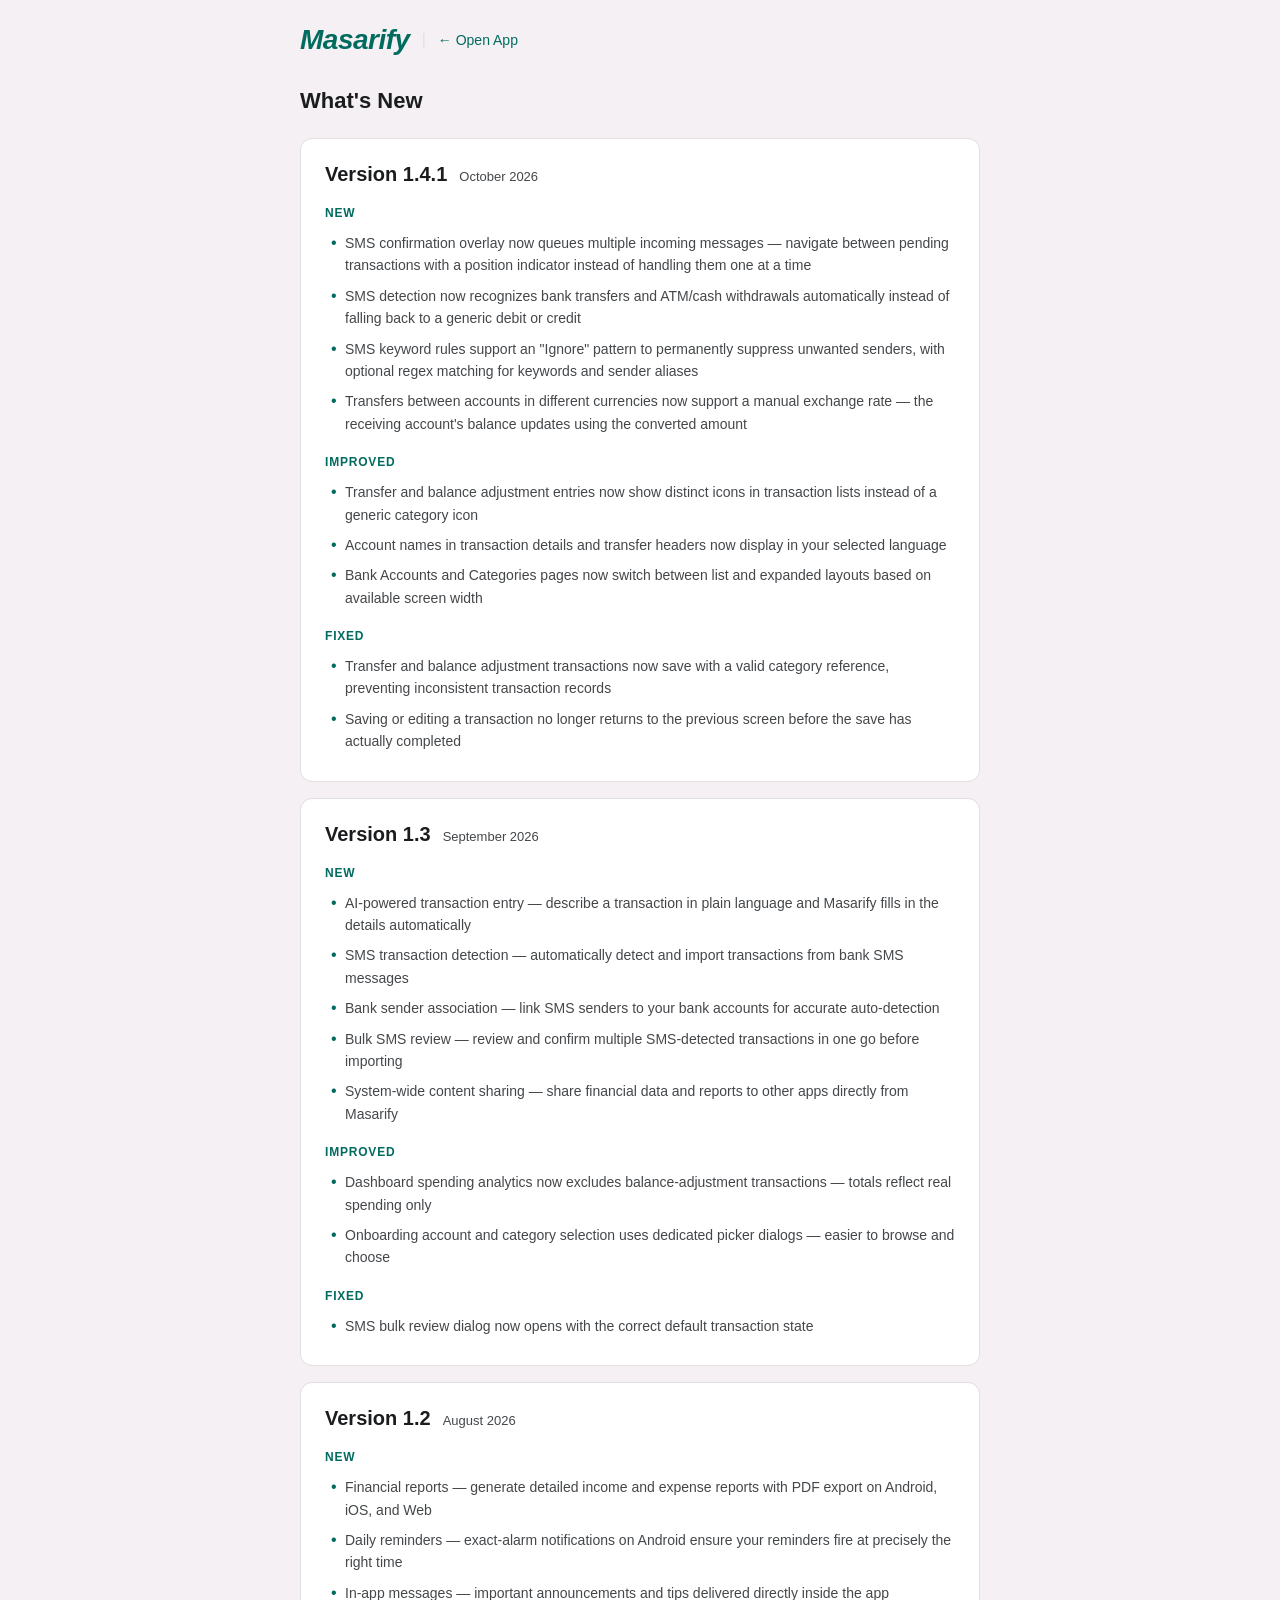
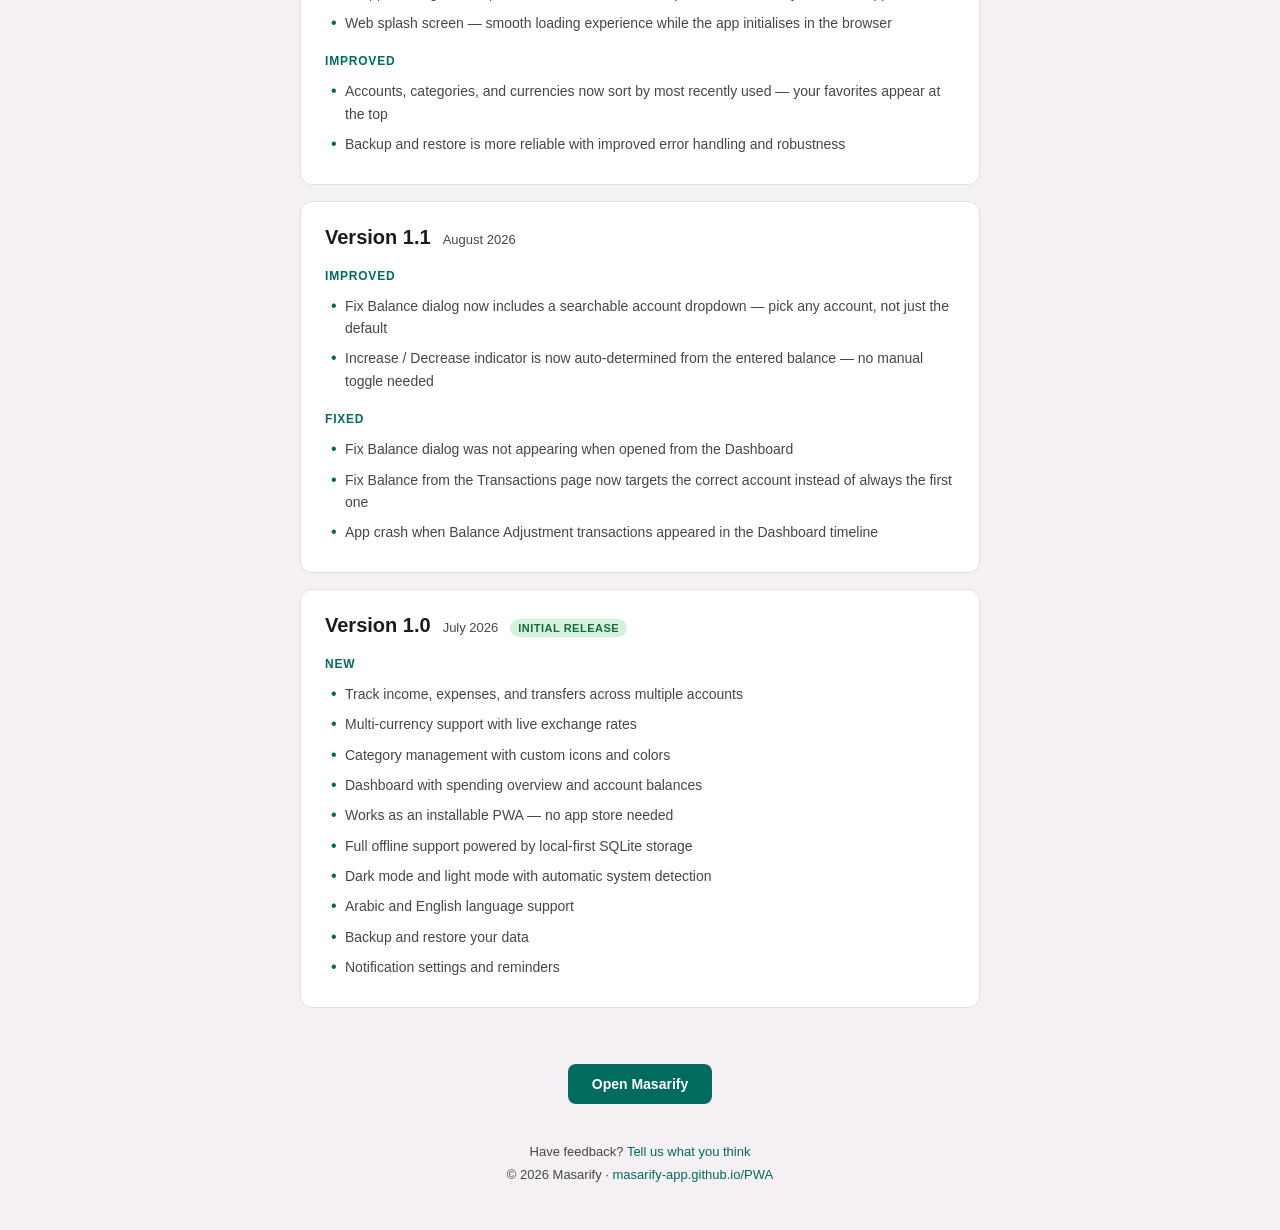
<file: changelog.html>
<!DOCTYPE html>
<html lang="en">
<head>
    <meta charset="UTF-8">
    <meta name="viewport" content="width=device-width, initial-scale=1.0">
    <title>What's New — Masarify</title>
    <link rel="icon" type="image/svg+xml" href="favicon.svg">
    <meta name="theme-color" content="#006B5E">
    <style>
        :root {
            --teal: #006B5E;
            --teal-soft: #E6F2F0;
            --ink: #1A1C1E;
            --ink-dim: #44474A;
            --surface: #FFFBFE;
            --surface-sunken: #F4F0F4;
            --card: #FFFFFF;
            --divider: #E0E0E0;
            --income: #1A6B3C;
            --income-soft: #D6F0E0;
            --radius: 12px;
            --radius-sm: 8px;
        }
        @media (prefers-color-scheme: dark) {
            :root {
                --teal: #4FD8C4;
                --teal-soft: #003730;
                --ink: #E2E2E5;
                --ink-dim: #C5C6CA;
                --surface: #1A1C1E;
                --surface-sunken: #111315;
                --card: #2A2C2E;
                --divider: #3A3C3E;
                --income: #6FD49A;
                --income-soft: #0A3020;
            }
        }
        * { box-sizing: border-box; margin: 0; padding: 0; }
        body {
            font-family: -apple-system, BlinkMacSystemFont, "Segoe UI", Roboto, sans-serif;
            background: var(--surface-sunken);
            color: var(--ink);
            min-height: 100vh;
            padding: 24px 16px 48px;
        }
        .container { max-width: 680px; margin: 0 auto; }
        header {
            display: flex;
            align-items: center;
            gap: 12px;
            margin-bottom: 32px;
        }
        header a {
            font-size: 14px;
            color: var(--teal);
            text-decoration: none;
            font-weight: 500;
        }
        header a:hover { text-decoration: underline; }
        h1 {
            font-size: 28px;
            font-weight: 700;
            color: var(--teal);
            font-style: italic;
            letter-spacing: -0.5px;
        }
        .release {
            background: var(--card);
            border-radius: var(--radius);
            padding: 24px;
            margin-bottom: 16px;
            border: 1px solid var(--divider);
        }
        .release-header {
            display: flex;
            align-items: baseline;
            gap: 12px;
            margin-bottom: 20px;
            flex-wrap: wrap;
        }
        .version {
            font-size: 20px;
            font-weight: 700;
            color: var(--ink);
        }
        .date {
            font-size: 13px;
            color: var(--ink-dim);
        }
        .badge {
            font-size: 11px;
            font-weight: 600;
            padding: 3px 8px;
            border-radius: 99px;
            background: var(--income-soft);
            color: var(--income);
            text-transform: uppercase;
            letter-spacing: 0.5px;
        }
        .section { margin-bottom: 16px; }
        .section:last-child { margin-bottom: 0; }
        .section-title {
            font-size: 12px;
            font-weight: 600;
            text-transform: uppercase;
            letter-spacing: 0.8px;
            color: var(--teal);
            margin-bottom: 8px;
        }
        ul { list-style: none; padding: 0; }
        li {
            font-size: 14px;
            line-height: 1.6;
            color: var(--ink-dim);
            padding: 4px 0 4px 20px;
            position: relative;
        }
        li::before {
            content: "•";
            position: absolute;
            left: 6px;
            color: var(--teal);
            font-size: 16px;
            line-height: 1.4;
        }
        footer {
            text-align: center;
            margin-top: 40px;
            font-size: 13px;
            color: var(--ink-dim);
        }
        footer a { color: var(--teal); text-decoration: none; }
        .open-app {
            display: inline-block;
            margin-top: 24px;
            background: var(--teal);
            color: white;
            font-size: 14px;
            font-weight: 600;
            padding: 12px 24px;
            border-radius: var(--radius-sm);
            text-decoration: none;
        }
        .open-app:hover { opacity: 0.9; }
    </style>
</head>
<body>
<div class="container">
    <header>
        <h1>Masarify</h1>
        <span style="color:var(--divider)">|</span>
        <a href="index.html">← Open App</a>
    </header>

    <h2 style="font-size:22px;font-weight:700;margin-bottom:24px;color:var(--ink)">What's New</h2>

    <!-- ═══════════════════════════════════════════════════
         ADD NEW RELEASES AT THE TOP — copy the block below
         ═══════════════════════════════════════════════════ -->

    <div class="release">
        <div class="release-header">
            <span class="version">Version 1.4.1</span>
            <span class="date">October 2026</span>
        </div>

        <div class="section">
            <div class="section-title">New</div>
            <ul>
                <li>SMS confirmation overlay now queues multiple incoming messages — navigate between pending transactions with a position indicator instead of handling them one at a time</li>
                <li>SMS detection now recognizes bank transfers and ATM/cash withdrawals automatically instead of falling back to a generic debit or credit</li>
                <li>SMS keyword rules support an "Ignore" pattern to permanently suppress unwanted senders, with optional regex matching for keywords and sender aliases</li>
                <li>Transfers between accounts in different currencies now support a manual exchange rate — the receiving account's balance updates using the converted amount</li>
            </ul>
        </div>

        <div class="section">
            <div class="section-title">Improved</div>
            <ul>
                <li>Transfer and balance adjustment entries now show distinct icons in transaction lists instead of a generic category icon</li>
                <li>Account names in transaction details and transfer headers now display in your selected language</li>
                <li>Bank Accounts and Categories pages now switch between list and expanded layouts based on available screen width</li>
            </ul>
        </div>

        <div class="section">
            <div class="section-title">Fixed</div>
            <ul>
                <li>Transfer and balance adjustment transactions now save with a valid category reference, preventing inconsistent transaction records</li>
                <li>Saving or editing a transaction no longer returns to the previous screen before the save has actually completed</li>
            </ul>
        </div>
    </div>

    <div class="release">
        <div class="release-header">
            <span class="version">Version 1.3</span>
            <span class="date">September 2026</span>
        </div>

        <div class="section">
            <div class="section-title">New</div>
            <ul>
                <li>AI-powered transaction entry — describe a transaction in plain language and Masarify fills in the details automatically</li>
                <li>SMS transaction detection — automatically detect and import transactions from bank SMS messages</li>
                <li>Bank sender association — link SMS senders to your bank accounts for accurate auto-detection</li>
                <li>Bulk SMS review — review and confirm multiple SMS-detected transactions in one go before importing</li>
                <li>System-wide content sharing — share financial data and reports to other apps directly from Masarify</li>
            </ul>
        </div>

        <div class="section">
            <div class="section-title">Improved</div>
            <ul>
                <li>Dashboard spending analytics now excludes balance-adjustment transactions — totals reflect real spending only</li>
                <li>Onboarding account and category selection uses dedicated picker dialogs — easier to browse and choose</li>
            </ul>
        </div>

        <div class="section">
            <div class="section-title">Fixed</div>
            <ul>
                <li>SMS bulk review dialog now opens with the correct default transaction state</li>
            </ul>
        </div>
    </div>

    <div class="release">
        <div class="release-header">
            <span class="version">Version 1.2</span>
            <span class="date">August 2026</span>
        </div>

        <div class="section">
            <div class="section-title">New</div>
            <ul>
                <li>Financial reports — generate detailed income and expense reports with PDF export on Android, iOS, and Web</li>
                <li>Daily reminders — exact-alarm notifications on Android ensure your reminders fire at precisely the right time</li>
                <li>In-app messages — important announcements and tips delivered directly inside the app</li>
                <li>Web splash screen — smooth loading experience while the app initialises in the browser</li>
            </ul>
        </div>

        <div class="section">
            <div class="section-title">Improved</div>
            <ul>
                <li>Accounts, categories, and currencies now sort by most recently used — your favorites appear at the top</li>
                <li>Backup and restore is more reliable with improved error handling and robustness</li>
            </ul>
        </div>
    </div>

    <div class="release">
        <div class="release-header">
            <span class="version">Version 1.1</span>
            <span class="date">August 2026</span>
        </div>

        <div class="section">
            <div class="section-title">Improved</div>
            <ul>
                <li>Fix Balance dialog now includes a searchable account dropdown — pick any account, not just the default</li>
                <li>Increase / Decrease indicator is now auto-determined from the entered balance — no manual toggle needed</li>
            </ul>
        </div>

        <div class="section">
            <div class="section-title">Fixed</div>
            <ul>
                <li>Fix Balance dialog was not appearing when opened from the Dashboard</li>
                <li>Fix Balance from the Transactions page now targets the correct account instead of always the first one</li>
                <li>App crash when Balance Adjustment transactions appeared in the Dashboard timeline</li>
            </ul>
        </div>
    </div>

    <div class="release">
        <div class="release-header">
            <span class="version">Version 1.0</span>
            <span class="date">July 2026</span>
            <span class="badge">Initial Release</span>
        </div>

        <div class="section">
            <div class="section-title">New</div>
            <ul>
                <li>Track income, expenses, and transfers across multiple accounts</li>
                <li>Multi-currency support with live exchange rates</li>
                <li>Category management with custom icons and colors</li>
                <li>Dashboard with spending overview and account balances</li>
                <li>Works as an installable PWA — no app store needed</li>
                <li>Full offline support powered by local-first SQLite storage</li>
                <li>Dark mode and light mode with automatic system detection</li>
                <li>Arabic and English language support</li>
                <li>Backup and restore your data</li>
                <li>Notification settings and reminders</li>
            </ul>
        </div>
    </div>

    <!-- ═══════════════════════════════════════════════════
         TEMPLATE — copy and paste above the previous entry
         ═══════════════════════════════════════════════════
    <div class="release">
        <div class="release-header">
            <span class="version">Version X.X</span>
            <span class="date">Month Year</span>
        </div>
        <div class="section">
            <div class="section-title">New</div>
            <ul>
                <li>...</li>
            </ul>
        </div>
        <div class="section">
            <div class="section-title">Improved</div>
            <ul>
                <li>...</li>
            </ul>
        </div>
        <div class="section">
            <div class="section-title">Fixed</div>
            <ul>
                <li>...</li>
            </ul>
        </div>
    </div>
    -->

    <div style="text-align:center;margin-top:32px;">
        <a class="open-app" href="index.html">Open Masarify</a>
    </div>

    <footer>
        <p>Have feedback? <a href="https://forms.gle/bJLiU5fpXou2VRAEA">Tell us what you think</a></p>
        <p style="margin-top:8px;">© 2026 Masarify · <a href="index.html">masarify-app.github.io/PWA</a></p>
    </footer>
</div>
</body>
</html>
</file>
